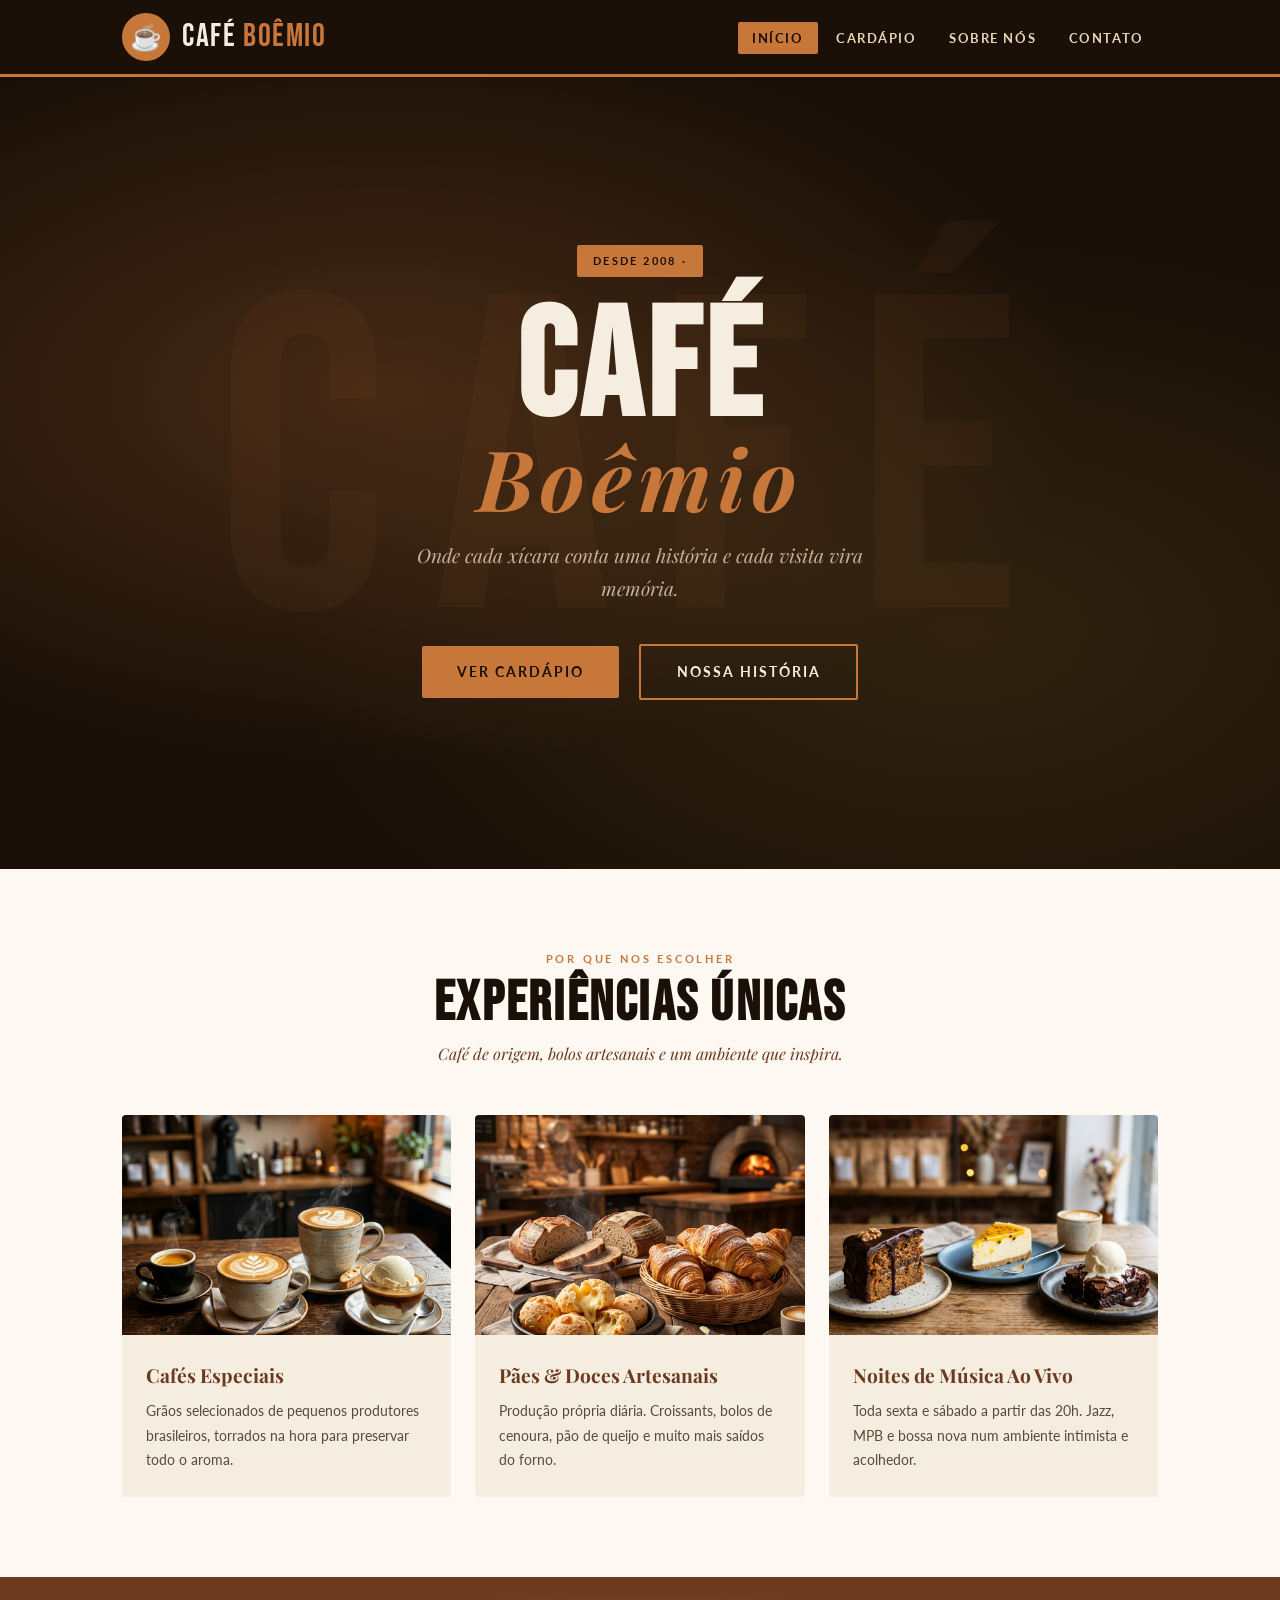
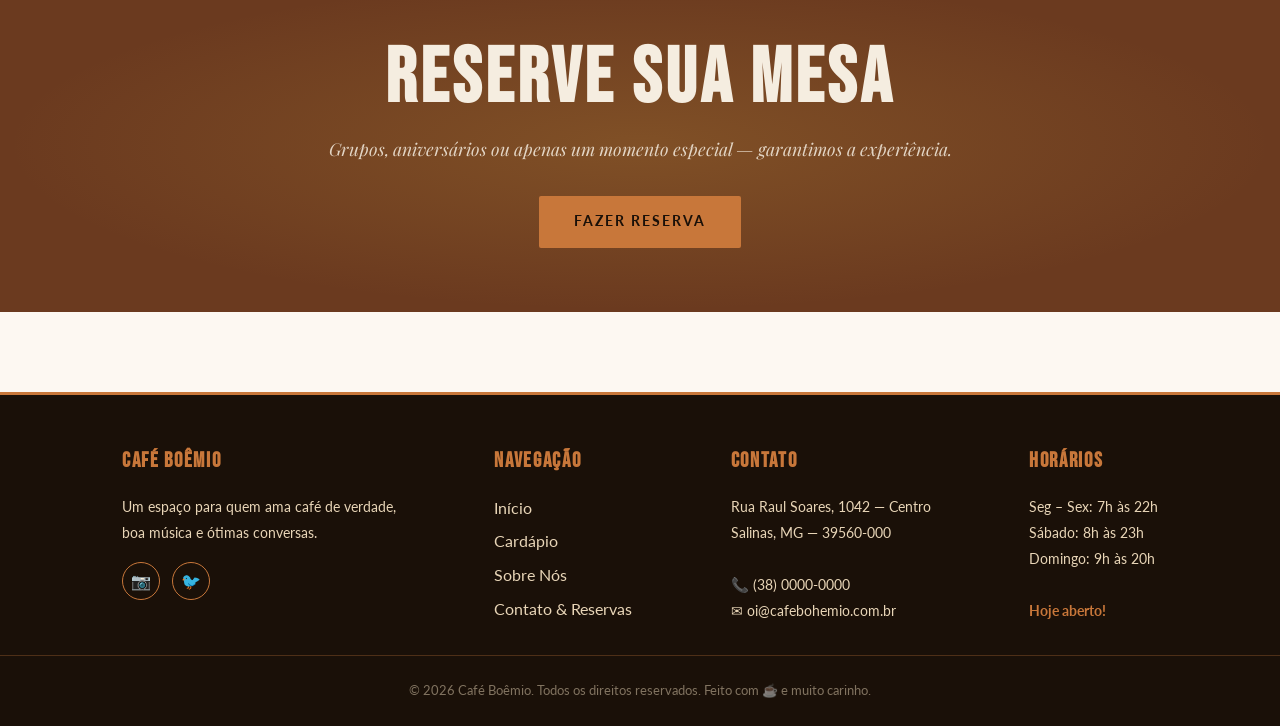
<file: index.html>
<!DOCTYPE html>
<html lang="pt-BR">
<head>
  <meta charset="UTF-8" />
  <meta name="viewport" content="width=device-width, initial-scale=1.0" />
  <title>Café Boêmio — O seu cantinho favorito</title>
  <link rel="stylesheet" href="css/style.css" />
</head>
<body>

  <header>
    <div class="header-inner">
      <div class="logo-area">
        <div class="logo-icon">☕</div>
        <div class="logo-text">CAFÉ <span>BOÊMIO</span></div>
      </div>
      <nav>
        <ul>
          <li><a href="index.html" class="ativo">Início</a></li>
          <li><a href="cardapio.html">Cardápio</a></li>
          <li><a href="sobre.html">Sobre Nós</a></li>
          <li><a href="contato.html">Contato</a></li>
        </ul>
      </nav>
    </div>
  </header>

  <section class="hero-home">
    <div class="hero-content">
      <span class="badge">Desde 2008 ·</span>
      <h1>
        CAFÉ
        <span class="destaque">Boêmio</span>
      </h1>
      <p class="subtitulo">Onde cada xícara conta uma história e cada visita vira memória.</p>
      <a href="cardapio.html" class="btn btn-primario">Ver Cardápio</a>
      <a href="sobre.html" class="btn btn-secundario">Nossa História</a>
    </div>
  </section>

  <section class="secao">
    <div class="container">
      <div class="secao-titulo">
        <span class="eyebrow">Por que nos escolher</span>
        <h2>EXPERIÊNCIAS ÚNICAS</h2>
        <p>Café de origem, bolos artesanais e um ambiente que inspira.</p>
      </div>

      <div class="cards-grid">
        <div class="card">
          <div class="card-img" style="padding:0; overflow:hidden;">
            <img src="images/cafefoto1.jpeg" alt="Cafés Especiais" style="width:100%; height:100%; object-fit:cover;" />
          </div>
          <div class="card-body">
            <h3>Cafés Especiais</h3>
            <p>Grãos selecionados de pequenos produtores brasileiros, torrados na hora para preservar todo o aroma.</p>
          </div>
        </div>

        <div class="card">
          <div class="card-img" style="padding:0; overflow:hidden;">
            <img src="images/cafefoto2.jpeg" alt="Pães e Doces Artesanais" style="width:100%; height:100%; object-fit:cover;" />
          </div>
          <div class="card-body">
            <h3>Pães & Doces Artesanais</h3>
            <p>Produção própria diária. Croissants, bolos de cenoura, pão de queijo e muito mais saídos do forno.</p>
          </div>
        </div>

        <div class="card">
          <div class="card-img" style="padding:0; overflow:hidden;">
            <img src="images/cafefoto3.jpeg" alt="Ambiente do Café" style="width:100%; height:100%; object-fit:cover;" />
          </div>
          <div class="card-body">
            <h3>Noites de Música Ao Vivo</h3>
            <p>Toda sexta e sábado a partir das 20h. Jazz, MPB e bossa nova num ambiente intimista e acolhedor.</p>
          </div>
        </div>
  </section>

  <div class="banner-cta">
    <h2>RESERVE SUA MESA</h2>
    <p>Grupos, aniversários ou apenas um momento especial — garantimos a experiência.</p>
    <a href="contato.html" class="btn btn-primario">Fazer Reserva</a>
  </div>

  <footer>
    <div class="footer-grid">
      <div class="footer-col">
        <h4>CAFÉ BOÊMIO</h4>
        <p>Um espaço para quem ama café de verdade,<br>boa música e ótimas conversas.</p>
        <div class="redes-sociais" style="margin-top:1rem;">
          <a href="#" aria-label="Instagram">📷</a>
          <a href="#" aria-label="Twitter">🐦</a>
        </div>
      </div>
      <div class="footer-col">
        <h4>NAVEGAÇÃO</h4>
        <ul style="display:flex;flex-direction:column;gap:0.4rem;">
          <li><a href="index.html">Início</a></li>
          <li><a href="cardapio.html">Cardápio</a></li>
          <li><a href="sobre.html">Sobre Nós</a></li>
          <li><a href="contato.html">Contato & Reservas</a></li>
        </ul>
      </div>
      <div class="footer-col">
        <h4>CONTATO</h4>
        <address>
          Rua Raul Soares, 1042 — Centro<br>
          Salinas, MG — 39560-000<br><br>
          📞 (38) 0000-0000<br>
          ✉ oi@cafebohemio.com.br
        </address>
      </div>
      <div class="footer-col">
        <h4>HORÁRIOS</h4>
        <p>
          Seg – Sex: 7h às 22h<br>
          Sábado: 8h às 23h<br>
          Domingo: 9h às 20h<br><br>
          <strong style="color:var(--cor-caramelo);">Hoje aberto!</strong>
        </p>
      </div>
    </div>
    <div class="footer-bottom">
      <p>© 2026 Café Boêmio. Todos os direitos reservados. Feito com ☕ e muito carinho.</p>
    </div>
  </footer>

</body>
</html>
</file>
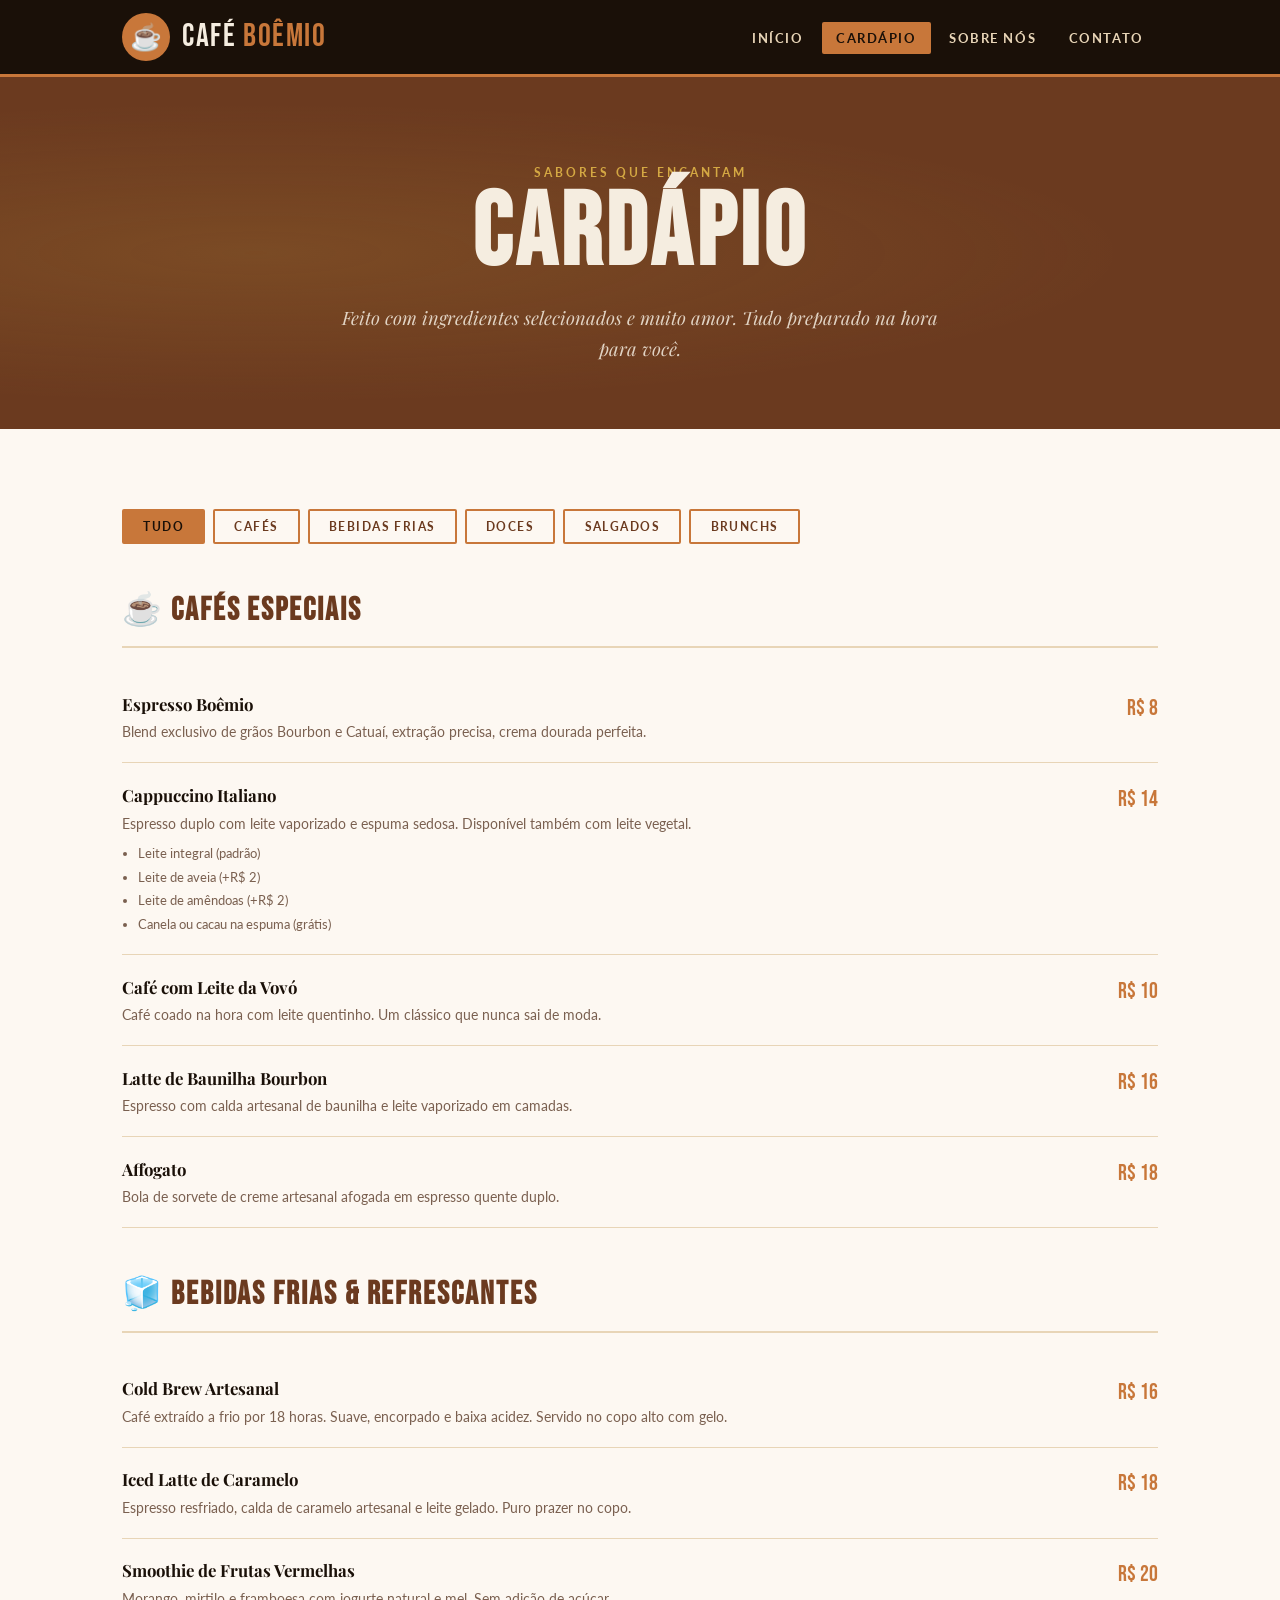
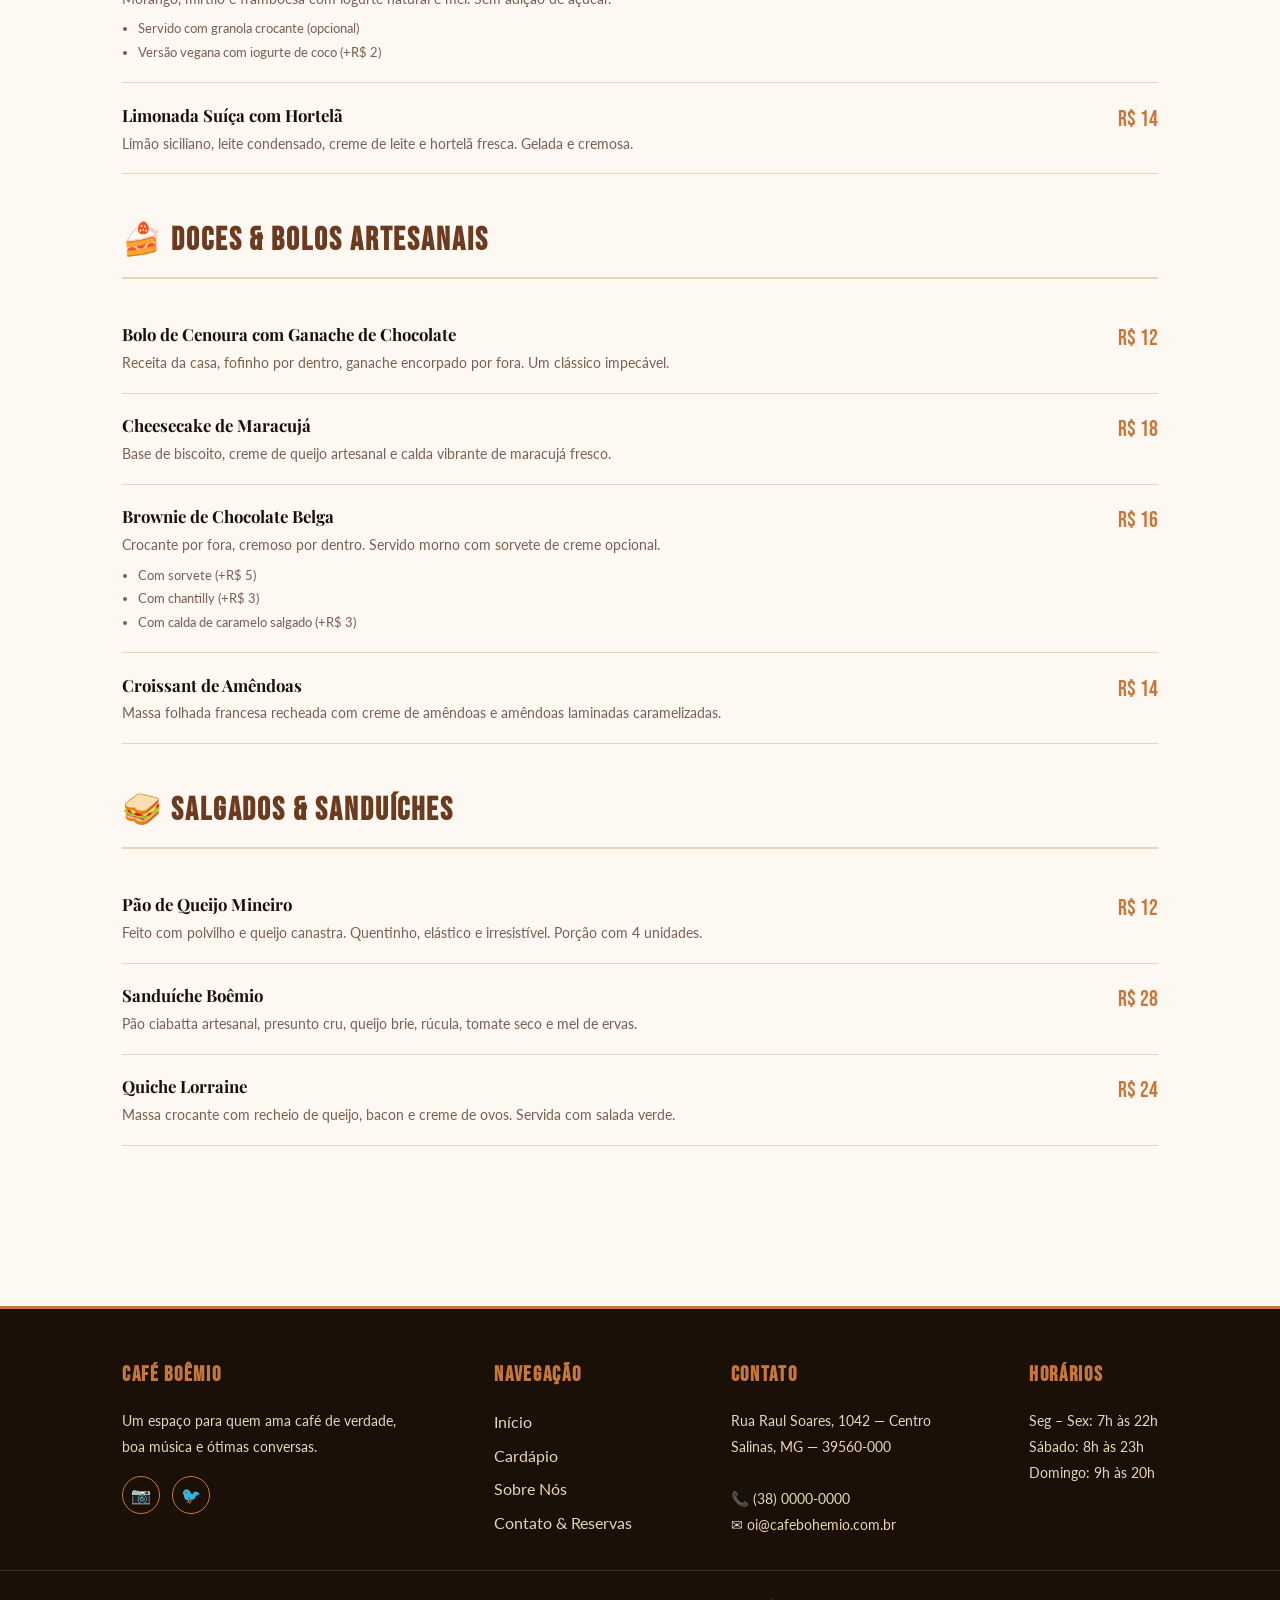
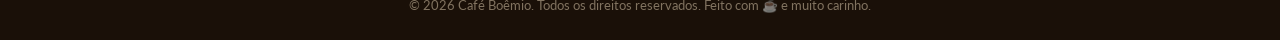
<file: cardapio.html>
<!DOCTYPE html>

<html lang="pt-BR">
<head>
  <meta charset="UTF-8" />
  <meta name="viewport" content="width=device-width, initial-scale=1.0" />
  <title>Cardápio — Café Boêmio</title>
  <link rel="stylesheet" href="css/style.css" />
</head>
<body>

  <header>
    <div class="header-inner">
      <div class="logo-area">
        <div class="logo-icon">☕</div>
        <div class="logo-text">CAFÉ <span>BOÊMIO</span></div>
      </div>
      <nav>
        <ul>
          <li><a href="index.html">Início</a></li>
          <li><a href="cardapio.html" class="ativo">Cardápio</a></li>
          <li><a href="sobre.html">Sobre Nós</a></li>
          <li><a href="contato.html">Contato</a></li>
        </ul>
      </nav>
    </div>
  </header>

  <div class="page-hero">
    <span class="eyebrow">Sabores que encantam</span>
    <h1>CARDÁPIO</h1>
    <p>Feito com ingredientes selecionados e muito amor. Tudo preparado na hora para você.</p>
  </div>

  <!-- CONTEÚDO -->
  <section class="secao">
    <div class="container">

      <!-- Filtros -->
      <div class="filtros">
        <button class="filtro-btn ativo">Tudo</button>
        <button class="filtro-btn">Cafés</button>
        <button class="filtro-btn">Bebidas Frias</button>
        <button class="filtro-btn">Doces</button>
        <button class="filtro-btn">Salgados</button>
        <button class="filtro-btn">Brunchs</button>
      </div>

      <!-- Cafés -->
      <h2 class="categoria-titulo">☕ Cafés Especiais</h2>
      <div class="cardapio-lista">

        <div class="item-cardapio">
          <div class="item-info">
            <h4>Espresso Boêmio</h4>
            <p>Blend exclusivo de grãos Bourbon e Catuaí, extração precisa, crema dourada perfeita.</p>
          </div>
          <span class="item-preco">R$ 8</span>
        </div>

        <div class="item-cardapio">
          <div class="item-info">
            <h4>Cappuccino Italiano</h4>
            <p>Espresso duplo com leite vaporizado e espuma sedosa. Disponível também com leite vegetal.</p>
            <ul class="acompanhamentos">
              <li>Leite integral (padrão)</li>
              <li>Leite de aveia (+R$ 2)</li>
              <li>Leite de amêndoas (+R$ 2)</li>
              <li>Canela ou cacau na espuma (grátis)</li>
            </ul>
          </div>
          <span class="item-preco">R$ 14</span>
        </div>

        <div class="item-cardapio">
          <div class="item-info">
            <h4>Café com Leite da Vovó</h4>
            <p>Café coado na hora com leite quentinho. Um clássico que nunca sai de moda.</p>
          </div>
          <span class="item-preco">R$ 10</span>
        </div>

        <div class="item-cardapio">
          <div class="item-info">
            <h4>Latte de Baunilha Bourbon</h4>
            <p>Espresso com calda artesanal de baunilha e leite vaporizado em camadas.</p>
          </div>
          <span class="item-preco">R$ 16</span>
        </div>

        <div class="item-cardapio">
          <div class="item-info">
            <h4>Affogato</h4>
            <p>Bola de sorvete de creme artesanal afogada em espresso quente duplo.</p>
          </div>
          <span class="item-preco">R$ 18</span>
        </div>

      </div>

      <!-- Categoria: Bebidas Frias -->
      <h2 class="categoria-titulo">🧊 Bebidas Frias & Refrescantes</h2>
      <div class="cardapio-lista">

        <div class="item-cardapio">
          <div class="item-info">
            <h4>Cold Brew Artesanal</h4>
            <p>Café extraído a frio por 18 horas. Suave, encorpado e baixa acidez. Servido no copo alto com gelo.</p>
          </div>
          <span class="item-preco">R$ 16</span>
        </div>

        <div class="item-cardapio">
          <div class="item-info">
            <h4>Iced Latte de Caramelo</h4>
            <p>Espresso resfriado, calda de caramelo artesanal e leite gelado. Puro prazer no copo.</p>
          </div>
          <span class="item-preco">R$ 18</span>
        </div>

        <div class="item-cardapio">
          <div class="item-info">
            <h4>Smoothie de Frutas Vermelhas</h4>
            <p>Morango, mirtilo e framboesa com iogurte natural e mel. Sem adição de açúcar.</p>
            <ul class="acompanhamentos">
              <li>Servido com granola crocante (opcional)</li>
              <li>Versão vegana com iogurte de coco (+R$ 2)</li>
            </ul>
          </div>
          <span class="item-preco">R$ 20</span>
        </div>

        <div class="item-cardapio">
          <div class="item-info">
            <h4>Limonada Suíça com Hortelã</h4>
            <p>Limão siciliano, leite condensado, creme de leite e hortelã fresca. Gelada e cremosa.</p>
          </div>
          <span class="item-preco">R$ 14</span>
        </div>

      </div>

      <!-- Doces -->
      <h2 class="categoria-titulo">🍰 Doces & Bolos Artesanais</h2>
      <div class="cardapio-lista">

        <div class="item-cardapio">
          <div class="item-info">
            <h4>Bolo de Cenoura com Ganache de Chocolate</h4>
            <p>Receita da casa, fofinho por dentro, ganache encorpado por fora. Um clássico impecável.</p>
          </div>
          <span class="item-preco">R$ 12</span>
        </div>

        <div class="item-cardapio">
          <div class="item-info">
            <h4>Cheesecake de Maracujá</h4>
            <p>Base de biscoito, creme de queijo artesanal e calda vibrante de maracujá fresco.</p>
          </div>
          <span class="item-preco">R$ 18</span>
        </div>

        <div class="item-cardapio">
          <div class="item-info">
            <h4>Brownie de Chocolate Belga</h4>
            <p>Crocante por fora, cremoso por dentro. Servido morno com sorvete de creme opcional.</p>
            <ul class="acompanhamentos">
              <li>Com sorvete (+R$ 5)</li>
              <li>Com chantilly (+R$ 3)</li>
              <li>Com calda de caramelo salgado (+R$ 3)</li>
            </ul>
          </div>
          <span class="item-preco">R$ 16</span>
        </div>

        <div class="item-cardapio">
          <div class="item-info">
            <h4>Croissant de Amêndoas</h4>
            <p>Massa folhada francesa recheada com creme de amêndoas e amêndoas laminadas caramelizadas.</p>
          </div>
          <span class="item-preco">R$ 14</span>
        </div>

      </div>

      <!-- Salgados -->
      <h2 class="categoria-titulo">🥪 Salgados & Sanduíches</h2>
      <div class="cardapio-lista">

        <div class="item-cardapio">
          <div class="item-info">
            <h4>Pão de Queijo Mineiro</h4>
            <p>Feito com polvilho e queijo canastra. Quentinho, elástico e irresistível. Porção com 4 unidades.</p>
          </div>
          <span class="item-preco">R$ 12</span>
        </div>

        <div class="item-cardapio">
          <div class="item-info">
            <h4>Sanduíche Boêmio</h4>
            <p>Pão ciabatta artesanal, presunto cru, queijo brie, rúcula, tomate seco e mel de ervas.</p>
          </div>
          <span class="item-preco">R$ 28</span>
        </div>

        <div class="item-cardapio">
          <div class="item-info">
            <h4>Quiche Lorraine</h4>
            <p>Massa crocante com recheio de queijo, bacon e creme de ovos. Servida com salada verde.</p>
          </div>
          <span class="item-preco">R$ 24</span>
        </div>

      </div>

    </div>
  </section>

  <footer>
    <div class="footer-grid">
      <div class="footer-col">
        <h4>CAFÉ BOÊMIO</h4>
        <p>Um espaço para quem ama café de verdade,<br>boa música e ótimas conversas.</p>
        <div class="redes-sociais" style="margin-top:1rem;">
          <a href="#" aria-label="Instagram">📷</a>
          <a href="#" aria-label="Twitter">🐦</a>
        </div>
      </div>
      <div class="footer-col">
        <h4>NAVEGAÇÃO</h4>
        <ul style="display:flex;flex-direction:column;gap:0.4rem;">
          <li><a href="index.html">Início</a></li>
          <li><a href="cardapio.html">Cardápio</a></li>
          <li><a href="sobre.html">Sobre Nós</a></li>
          <li><a href="contato.html">Contato & Reservas</a></li>
        </ul>
      </div>
      <div class="footer-col">
        <h4>CONTATO</h4>
        <address>
          Rua Raul Soares, 1042 — Centro<br>
          Salinas, MG — 39560-000<br><br>
          📞 (38) 0000-0000<br>
          ✉ oi@cafebohemio.com.br
        </address>
      </div>
      <div class="footer-col">
        <h4>HORÁRIOS</h4>
        <p>
          Seg – Sex: 7h às 22h<br>
          Sábado: 8h às 23h<br>
          Domingo: 9h às 20h
        </p>
      </div>
    </div>
    <div class="footer-bottom">
      <p>© 2026 Café Boêmio. Todos os direitos reservados. Feito com ☕ e muito carinho.</p>
    </div>
  </footer>

</body>
</html>
</file>
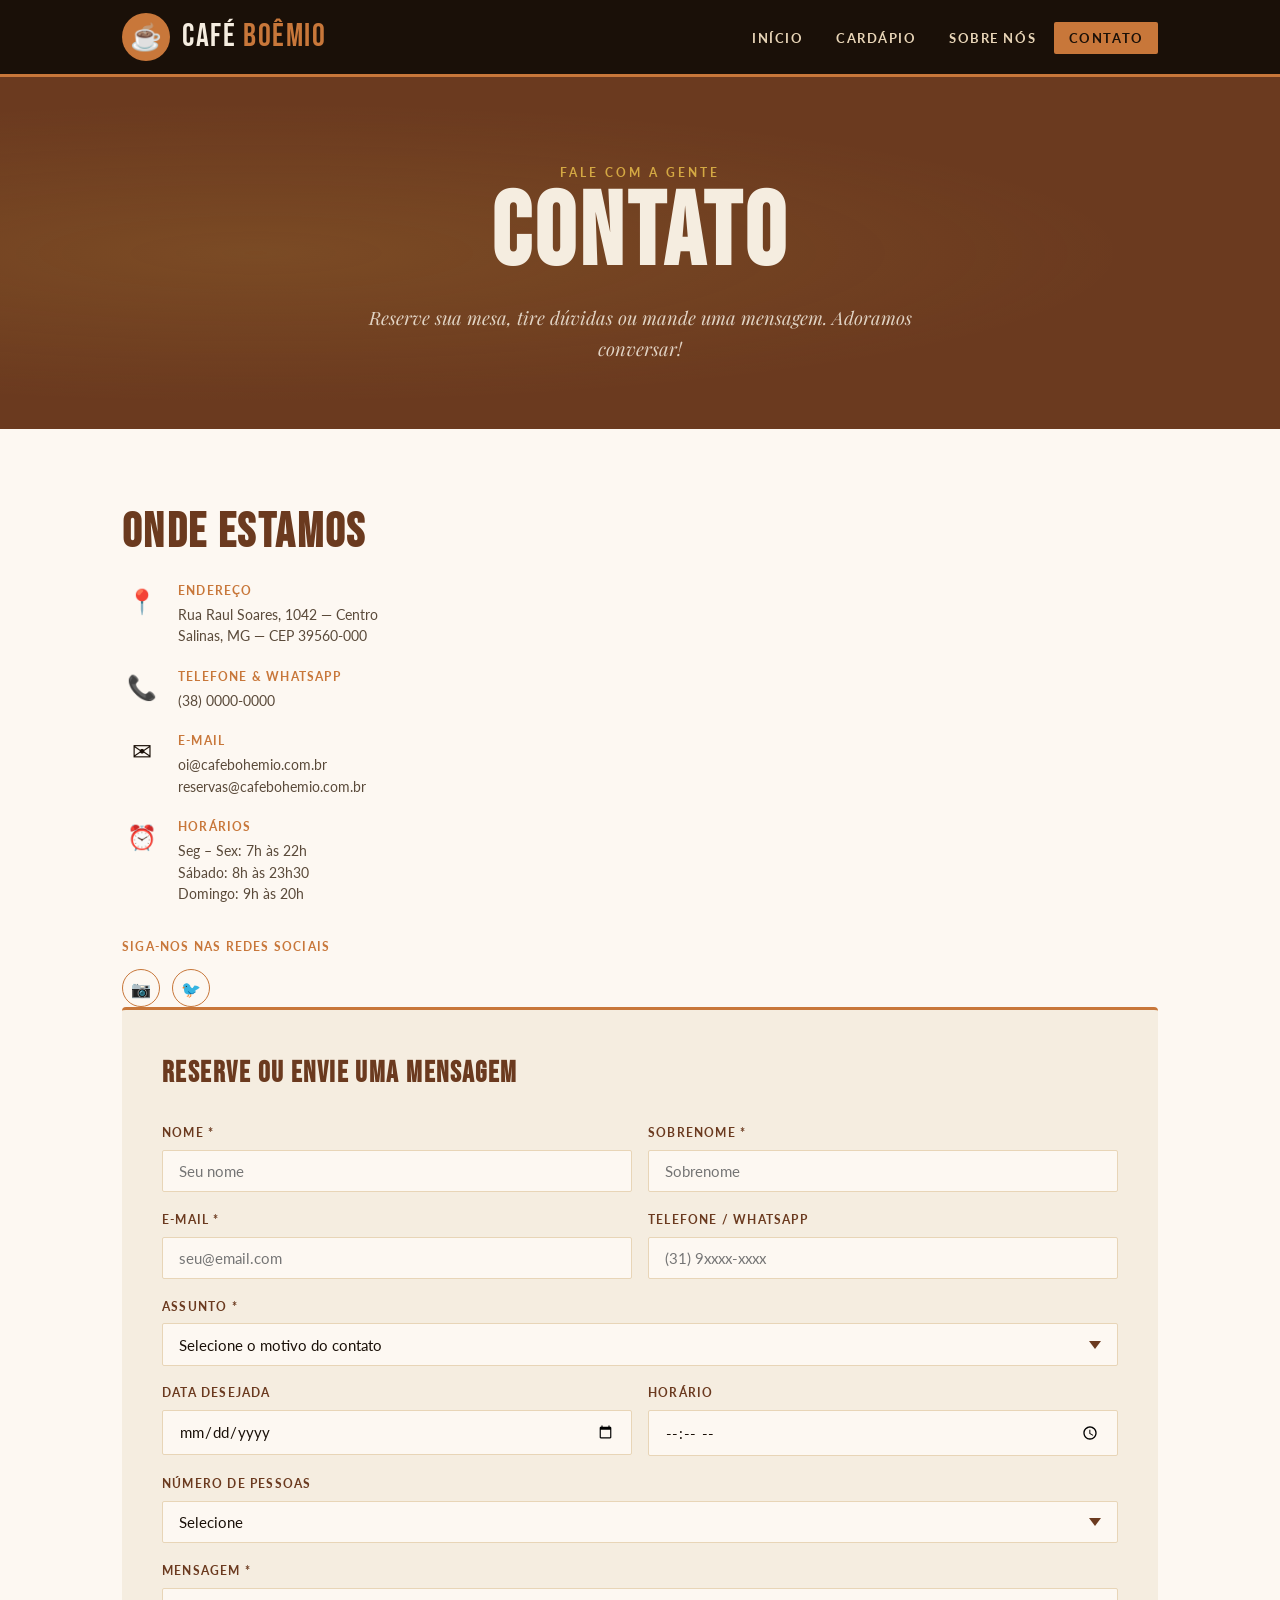
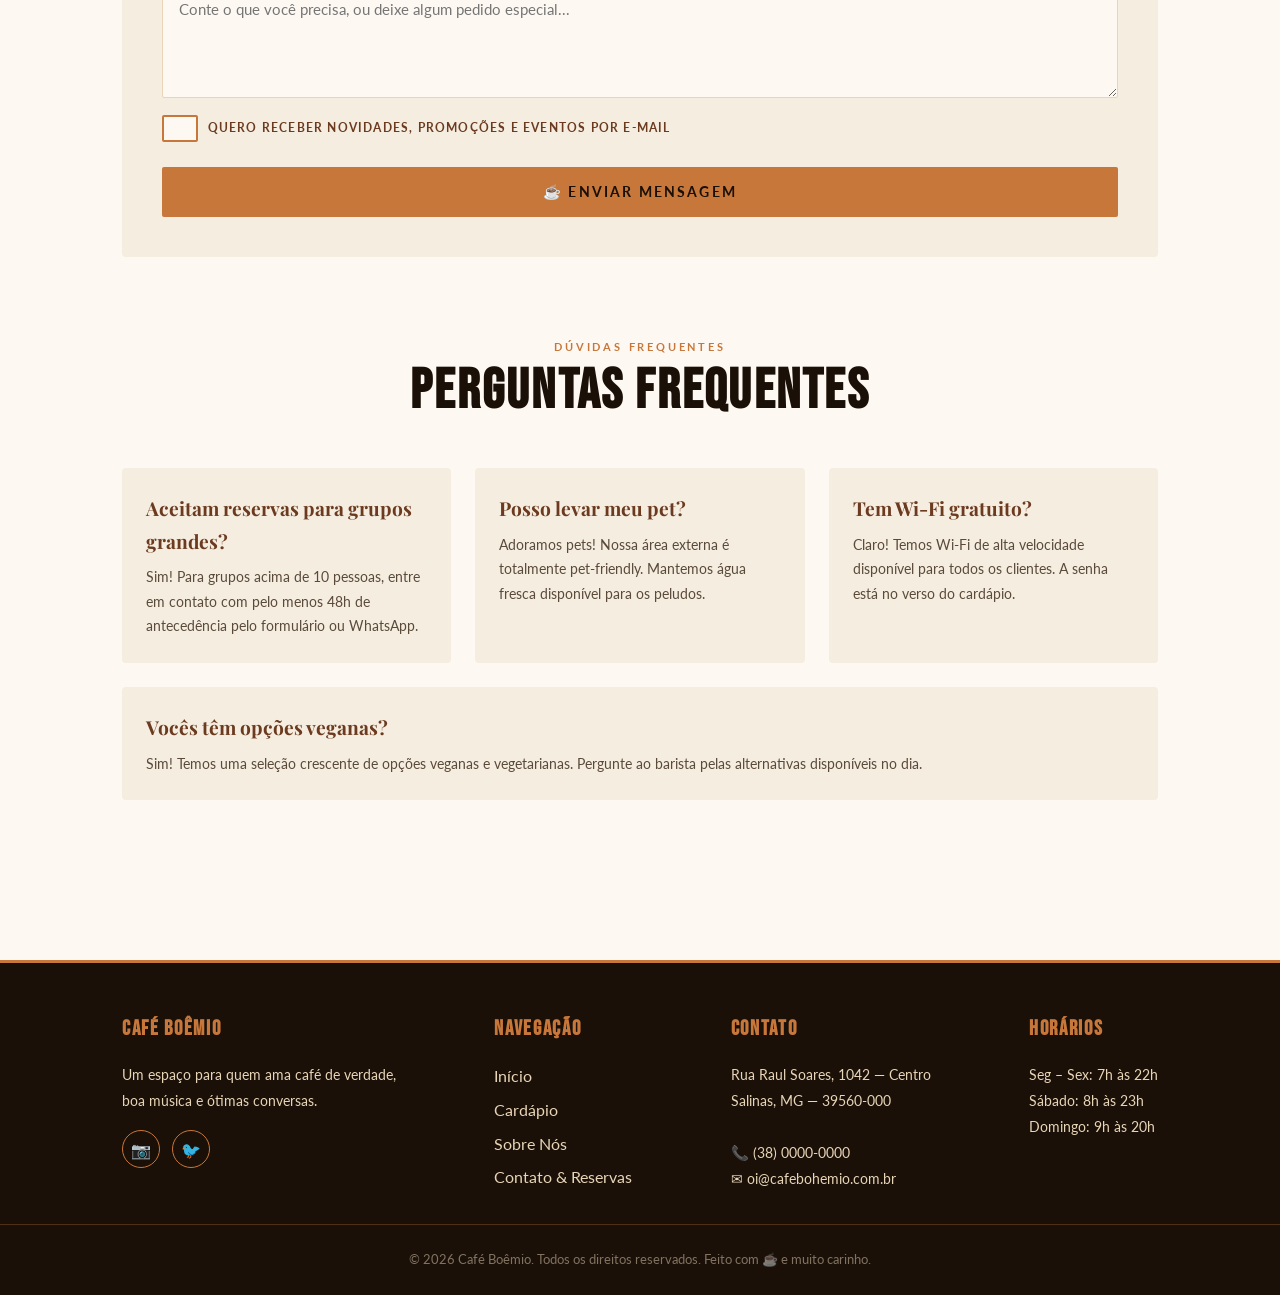
<file: contato.html>
<!DOCTYPE html>
<html lang="pt-BR">
<head>
  <meta charset="UTF-8" />
  <meta name="viewport" content="width=device-width, initial-scale=1.0" />
  <title>Contato & Reservas — Café Boêmio</title>
  <link rel="stylesheet" href="css/style.css" />
</head>
<body>

  <header>
    <div class="header-inner">
      <div class="logo-area">
        <div class="logo-icon">☕</div>
        <div class="logo-text">CAFÉ <span>BOÊMIO</span></div>
      </div>
      <nav>
        <ul>
          <li><a href="index.html">Início</a></li>
          <li><a href="cardapio.html">Cardápio</a></li>
          <li><a href="sobre.html">Sobre Nós</a></li>
          <li><a href="contato.html" class="ativo">Contato</a></li>
        </ul>
      </nav>
    </div>
  </header>

  <div class="page-hero">
    <span class="eyebrow">Fale com a gente</span>
    <h1>CONTATO</h1>
    <p>Reserve sua mesa, tire dúvidas ou mande uma mensagem. Adoramos conversar!</p>
  </div>

  <section class="secao">
    <div class="container">
      <div class="contato-grid">

        <div class="contato-info">
          <h2>ONDE ESTAMOS</h2>

          <div class="info-item">
            <div class="icone">📍</div>
            <div>
              <strong>Endereço</strong>
              <p>Rua Raul Soares, 1042 — Centro<br>Salinas, MG — CEP 39560-000</p>
            </div>
          </div>

          <div class="info-item">
            <div class="icone">📞</div>
            <div>
              <strong>Telefone & WhatsApp</strong>
              <p>(38) 0000-0000<br></p>
            </div>
          </div>

          <div class="info-item">
            <div class="icone">✉</div>
            <div>
              <strong>E-mail</strong>
              <p><a href="mailto:oi@cafebohemio.com.br">oi@cafebohemio.com.br</a><br>
              <a href="mailto:reservas@cafebohemio.com.br">reservas@cafebohemio.com.br</a></p>
            </div>
          </div>

          <div class="info-item">
            <div class="icone">⏰</div>
            <div>
              <strong>Horários</strong>
              <p>
                Seg – Sex: 7h às 22h<br>
                Sábado: 8h às 23h30<br>
                Domingo: 9h às 20h
              </p>
            </div>
          </div>

          <!-- Redes Sociais -->
          <div style="margin-top:2rem;">
            <strong style="font-family:var(--fonte-corpo);font-size:0.75rem;text-transform:uppercase;letter-spacing:0.1em;color:var(--cor-caramelo);display:block;margin-bottom:0.75rem;">
              Siga-nos nas Redes Sociais
            </strong>
            <div class="redes-sociais">
              <a href="#" aria-label="Instagram">📷</a>
              <a href="#" aria-label="Twitter / X">🐦</a>
            </div>
          </div>

        <!-- Formulário de contato reserva -->
        <div class="form-contato">
          <h3>RESERVE OU ENVIE UMA MENSAGEM</h3>

          <form action="#" method="POST" novalidate>

            <!-- Nome e Sobrenome lado a lado -->
            <div class="form-linha">
              <div class="form-grupo">
                <label for="nome">Nome *</label>
                <input type="text" id="nome" name="nome" placeholder="Seu nome" required />
              </div>
              <div class="form-grupo">
                <label for="sobrenome">Sobrenome *</label>
                <input type="text" id="sobrenome" name="sobrenome" placeholder="Sobrenome" required />
              </div>
            </div>

            <!-- E-mail e Telefone lado a lado -->
            <div class="form-linha">
              <div class="form-grupo">
                <label for="email">E-mail *</label>
                <input type="email" id="email" name="email" placeholder="seu@email.com" required />
              </div>
              <div class="form-grupo">
                <label for="telefone">Telefone / WhatsApp</label>
                <input type="tel" id="telefone" name="telefone" placeholder="(31) 9xxxx-xxxx" />
              </div>
            </div>

            <!-- Assunto -->
            <div class="form-grupo">
              <label for="assunto">Assunto *</label>
              <select id="assunto" name="assunto" required>
                <option value="" disabled selected>Selecione o motivo do contato</option>
                <option value="reserva">Reserva de mesa</option>
                <option value="evento">Evento privado / Aniversário</option>
                <option value="elogio">Elogio ou sugestão</option>
                <option value="parceria">Parceria comercial</option>
                <option value="imprensa">Imprensa / Press</option>
                <option value="outro">Outro assunto</option>
              </select>
            </div>

            <!-- Data e número de pessoas -->
            <div class="form-linha">
              <div class="form-grupo">
                <label for="data">Data Desejada</label>
                <input type="date" id="data" name="data" />
              </div>
              <div class="form-grupo">
                <label for="horario">Horário</label>
                <input type="time" id="horario" name="horario" min="07:00" max="22:30" />
              </div>
            </div>

            <!-- Número de pessoas -->
            <div class="form-grupo">
              <label for="pessoas">Número de Pessoas</label>
              <select id="pessoas" name="pessoas">
                <option value="">Selecione</option>
                <option value="1">1 pessoa</option>
                <option value="2">2 pessoas</option>
                <option value="3-4">3 a 4 pessoas</option>
                <option value="5-8">5 a 8 pessoas</option>
                <option value="9+">9 ou mais pessoas</option>
              </select>
            </div>

            <!-- Mensagem -->
            <div class="form-grupo">
              <label for="mensagem">Mensagem *</label>
              <textarea id="mensagem" name="mensagem" placeholder="Conte o que você precisa, ou deixe algum pedido especial..." required></textarea>
            </div>

            <div class="form-grupo">
              <label class="checkbox-label">
                <input type="checkbox" name="newsletter" id="newsletter" />
                Quero receber novidades, promoções e eventos por e-mail
              </label>
            </div>

            <button type="submit" class="btn btn-primario btn-form">
              ☕ Enviar Mensagem
            </button>
          </form>
        </div>

      </div>
    </div>
  </section>

  <section class="secao" style="padding-top:0;">
    <div class="container">
      <div class="secao-titulo">
        <span class="eyebrow">Dúvidas Frequentes</span>
        <h2>PERGUNTAS FREQUENTES</h2>
      </div>

      <div class="cards-grid">
        <div class="card">
          <div class="card-body" style="padding:1.5rem;">
            <h3>Aceitam reservas para grupos grandes?</h3>
            <p>Sim! Para grupos acima de 10 pessoas, entre em contato com pelo menos 48h de antecedência pelo formulário ou WhatsApp.</p>
          </div>
        </div>
        <div class="card">
          <div class="card-body" style="padding:1.5rem;">
            <h3>Posso levar meu pet?</h3>
            <p>Adoramos pets! Nossa área externa é totalmente pet-friendly. Mantemos água fresca disponível para os peludos.</p>
          </div>
        </div>
        <div class="card">
          <div class="card-body" style="padding:1.5rem;">
            <h3>Tem Wi-Fi gratuito?</h3>
            <p>Claro! Temos Wi-Fi de alta velocidade disponível para todos os clientes. A senha está no verso do cardápio.</p>
          </div>
        </div>
        <div class="card">
          <div class="card-body" style="padding:1.5rem;">
            <h3>Vocês têm opções veganas?</h3>
            <p>Sim! Temos uma seleção crescente de opções veganas e vegetarianas. Pergunte ao barista pelas alternativas disponíveis no dia.</p>
          </div>
        </div>
      </div>
    </div>
  </section>

  <footer>
    <div class="footer-grid">
      <div class="footer-col">
        <h4>CAFÉ BOÊMIO</h4>
        <p>Um espaço para quem ama café de verdade,<br>boa música e ótimas conversas.</p>
        <div class="redes-sociais" style="margin-top:1rem;">
          <a href="#" aria-label="Instagram">📷</a>
          <a href="#" aria-label="Twitter">🐦</a>
        </div>
      </div>
      <div class="footer-col">
        <h4>NAVEGAÇÃO</h4>
        <ul style="display:flex;flex-direction:column;gap:0.4rem;">
          <li><a href="index.html">Início</a></li>
          <li><a href="cardapio.html">Cardápio</a></li>
          <li><a href="sobre.html">Sobre Nós</a></li>
          <li><a href="contato.html">Contato & Reservas</a></li>
        </ul>
      </div>
      <div class="footer-col">
        <h4>CONTATO</h4>
        <address>
          Rua Raul Soares, 1042 — Centro<br>
          Salinas, MG — 39560-000<br><br>
          📞 (38) 0000-0000<br>
          ✉ oi@cafebohemio.com.br
        </address>
      </div>
      <div class="footer-col">
        <h4>HORÁRIOS</h4>
        <p>
          Seg – Sex: 7h às 22h<br>
          Sábado: 8h às 23h<br>
          Domingo: 9h às 20h
        </p>
      </div>
    </div>
    <div class="footer-bottom">
      <p>© 2026 Café Boêmio. Todos os direitos reservados. Feito com ☕ e muito carinho.</p>
    </div>
  </footer>

</body>
</html>
</file>
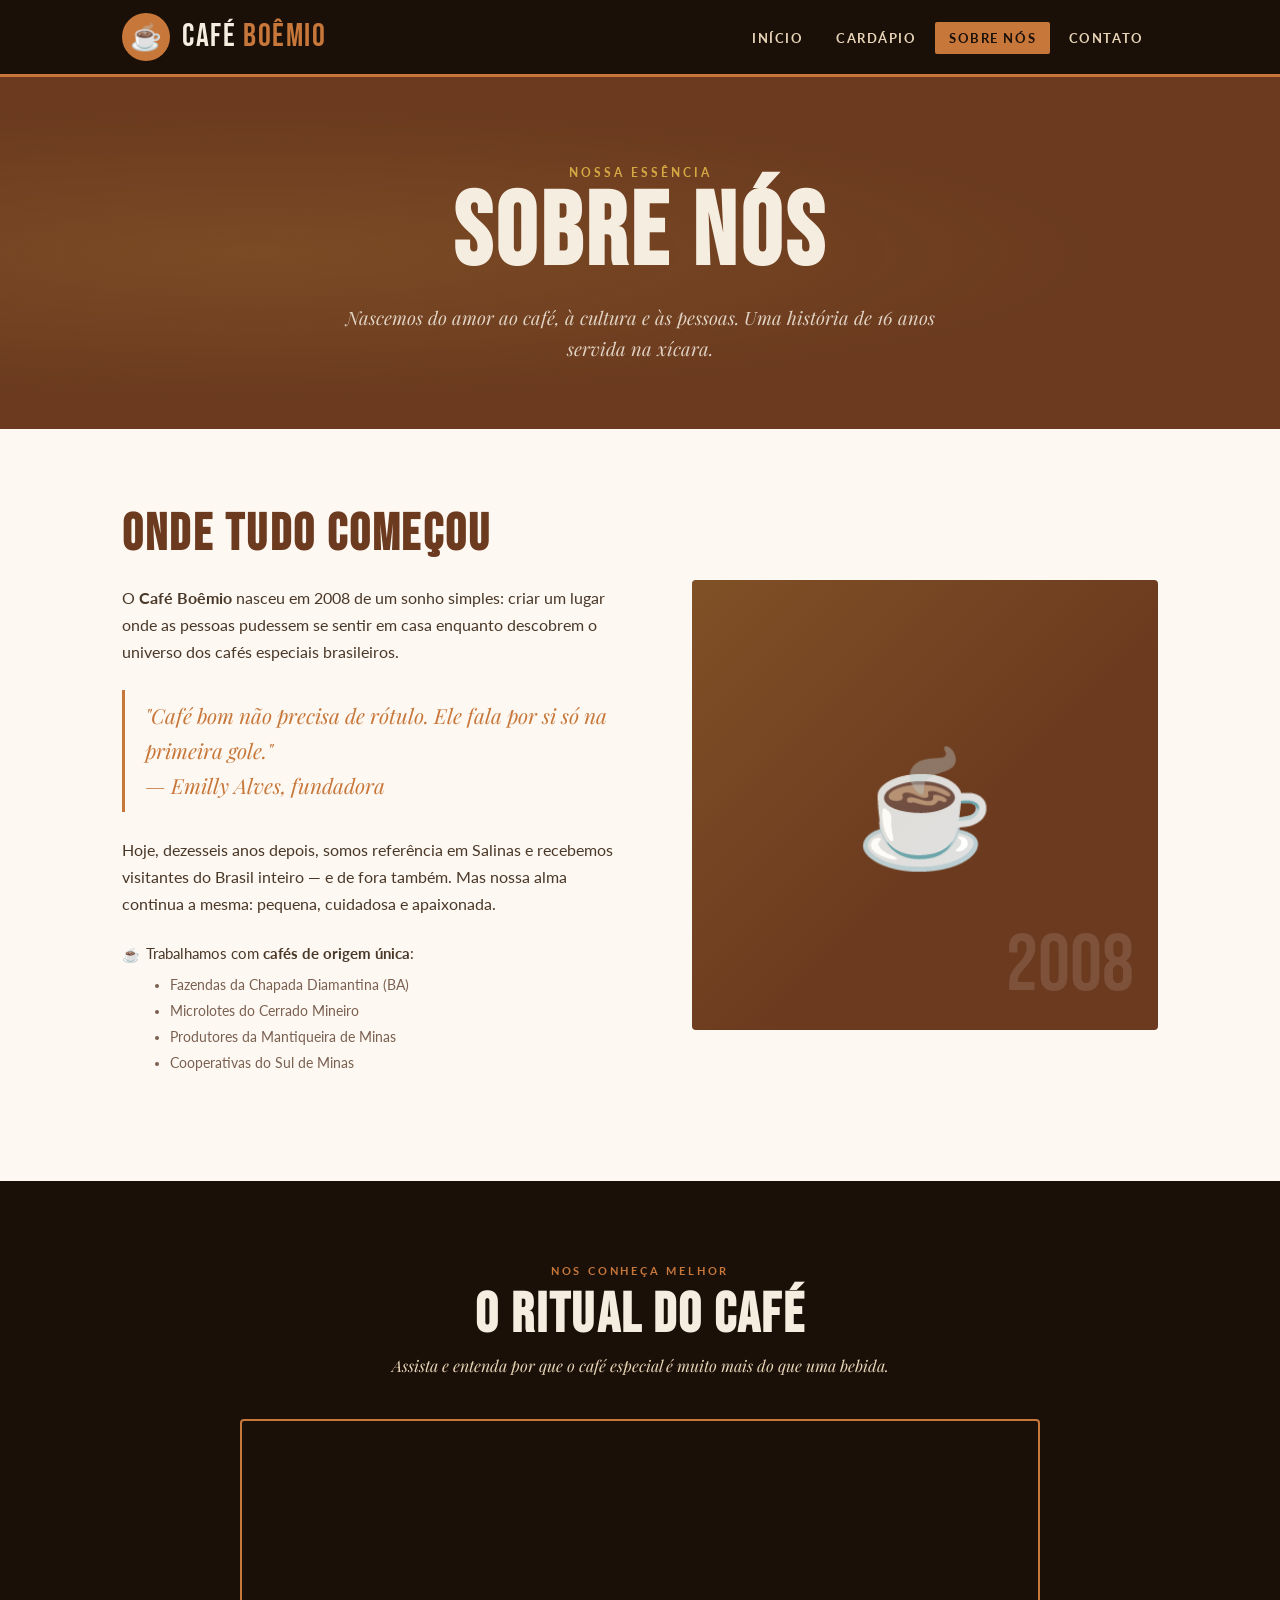
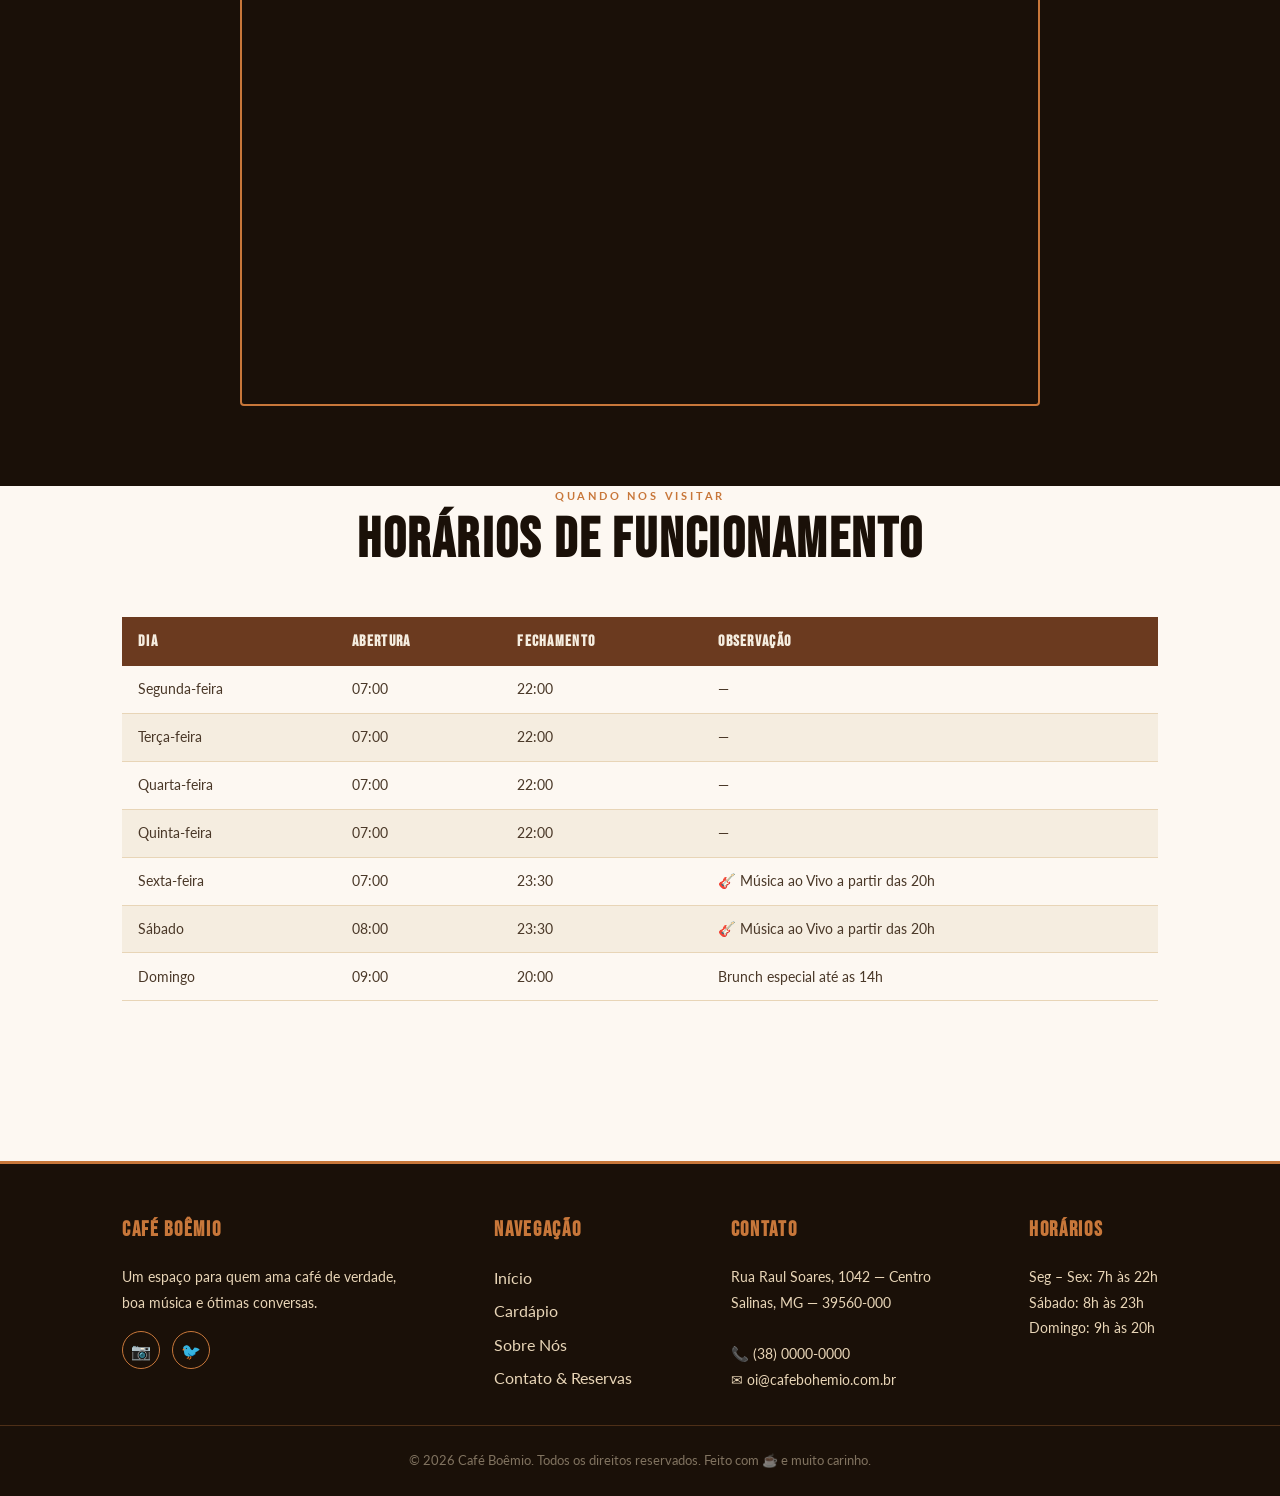
<file: sobre.html>
<!DOCTYPE html>
<html lang="pt-BR">
<head>
  <meta charset="UTF-8" />
  <meta name="viewport" content="width=device-width, initial-scale=1.0" />
  <title>Sobre Nós — Café Boêmio</title>
  <link rel="stylesheet" href="css/style.css" />
</head>
<body>

  <header>
    <div class="header-inner">
      <div class="logo-area">
        <div class="logo-icon">☕</div>
        <div class="logo-text">CAFÉ <span>BOÊMIO</span></div>
      </div>
      <nav>
        <ul>
          <li><a href="index.html">Início</a></li>
          <li><a href="cardapio.html">Cardápio</a></li>
          <li><a href="sobre.html" class="ativo">Sobre Nós</a></li>
          <li><a href="contato.html">Contato</a></li>
        </ul>
      </nav>
    </div>
  </header>
  
  <div class="page-hero">
    <span class="eyebrow">Nossa essência</span>
    <h1>SOBRE NÓS</h1>
    <p>Nascemos do amor ao café, à cultura e às pessoas. Uma história de 16 anos servida na xícara.</p>
  </div>

  <!--  SOBRE HISTÓRIA -->
  <section class="secao">
    <div class="container">
      <div class="sobre-grid">

        <div class="sobre-texto">
          <h2>ONDE TUDO COMEÇOU</h2>
          <p>
            O <strong>Café Boêmio</strong> nasceu em 2008 de um sonho simples: criar um lugar onde as pessoas pudessem se sentir em casa enquanto descobrem o universo dos cafés especiais brasileiros.
          </p>

          <blockquote class="citacao">
            "Café bom não precisa de rótulo. Ele fala por si só na primeira gole."<br>
            <em>— Emilly Alves, fundadora</em>
          </blockquote>

          <p>
            Hoje, dezesseis anos depois, somos referência em Salinas e recebemos visitantes do Brasil inteiro — e de fora também. Mas nossa alma continua a mesma: pequena, cuidadosa e apaixonada.
          </p>

          <!-- Lista com subitens -->
          <ul class="lista-curiosidades">
            <li>
              Trabalhamos com <strong>cafés de origem única</strong>:
              <ul>
                <li>Fazendas da Chapada Diamantina (BA)</li>
                <li>Microlotes do Cerrado Mineiro</li>
                <li>Produtores da Mantiqueira de Minas</li>
                <li>Cooperativas do Sul de Minas</li>
              </ul>
            </li>
          </ul>
        </div>

        <div class="sobre-imagem-wrap">
          <div class="sobre-img-fake" data-year="2008">
            ☕
          </div>
        </div>

      </div>
    </div>
  </section>

  <!-- VÍDEO -->
  <div class="video-secao">
    <div class="container">
      <div class="secao-titulo" style="margin-bottom:2.5rem;">
        <span class="eyebrow">Nos conheça melhor</span>
        <h2>O RITUAL DO CAFÉ</h2>
        <p>Assista e entenda por que o café especial é muito mais do que uma bebida.</p>
      </div>
      <div class="video-container">
        <iframe
          src="https://www.youtube.com/embed/ZcHjcO2pME8?si=RGumFXwz_lMIjM89"
          title="O Ritual do Café Especial"
          frameborder="0"
          allow="accelerometer; autoplay; clipboard-write; encrypted-media; gyroscope; picture-in-picture; web-share"
          referrerpolicy="strict-origin-when-cross-origin"
          allowfullscreen>
        </iframe>
      </div>
    </div>
  </div>

  <section class="secao" style="padding-top:0;">
    <div class="container">
      <div class="secao-titulo">
        <span class="eyebrow">Quando nos visitar</span>
        <h2>HORÁRIOS DE FUNCIONAMENTO</h2>
      </div>
      <table class="horarios-tabela">
        <thead>
          <tr>
            <th>Dia</th>
            <th>Abertura</th>
            <th>Fechamento</th>
            <th>Observação</th>
          </tr>
        </thead>
        <tbody>
          <tr>
            <td>Segunda-feira</td>
            <td>07:00</td>
            <td>22:00</td>
            <td>—</td>
          </tr>
          <tr>
            <td>Terça-feira</td>
            <td>07:00</td>
            <td>22:00</td>
            <td>—</td>
          </tr>
          <tr>
            <td>Quarta-feira</td>
            <td>07:00</td>
            <td>22:00</td>
            <td>—</td>
          </tr>
          <tr>
            <td>Quinta-feira</td>
            <td>07:00</td>
            <td>22:00</td>
            <td>—</td>
          </tr>
          <tr>
            <td>Sexta-feira</td>
            <td>07:00</td>
            <td>23:30</td>
            <td>🎸 Música ao Vivo a partir das 20h</td>
          </tr>
          <tr>
            <td>Sábado</td>
            <td>08:00</td>
            <td>23:30</td>
            <td>🎸 Música ao Vivo a partir das 20h</td>
          </tr>
          <tr>
            <td>Domingo</td>
            <td>09:00</td>
            <td>20:00</td>
            <td>Brunch especial até as 14h</td>
          </tr>
        </tbody>
      </table>
    </div>
  </section>

  <footer>
    <div class="footer-grid">
      <div class="footer-col">
        <h4>CAFÉ BOÊMIO</h4>
        <p>Um espaço para quem ama café de verdade,<br>boa música e ótimas conversas.</p>
        <div class="redes-sociais" style="margin-top:1rem;">
          <a href="#" aria-label="Instagram">📷</a>
          <a href="#" aria-label="Twitter">🐦</a>
        </div>
      </div>
      <div class="footer-col">
        <h4>NAVEGAÇÃO</h4>
        <ul style="display:flex;flex-direction:column;gap:0.4rem;">
          <li><a href="index.html">Início</a></li>
          <li><a href="cardapio.html">Cardápio</a></li>
          <li><a href="sobre.html">Sobre Nós</a></li>
          <li><a href="contato.html">Contato & Reservas</a></li>
        </ul>
      </div>
      <div class="footer-col">
        <h4>CONTATO</h4>
        <address>
          Rua Raul Soares, 1042 — Centro<br>
          Salinas, MG — 39560-000<br><br>
            📞 (38) 0000-0000<br>
          ✉ oi@cafebohemio.com.br
        </address>
      </div>
      <div class="footer-col">
        <h4>HORÁRIOS</h4>
        <p>
          Seg – Sex: 7h às 22h<br>
          Sábado: 8h às 23h<br>
          Domingo: 9h às 20h
        </p>
      </div>
    </div>
    <div class="footer-bottom">
      <p>© 2026 Café Boêmio. Todos os direitos reservados. Feito com ☕ e muito carinho.</p>
    </div>
  </footer>

</body>
</html>
</file>
<file: css/style.css>
@import url('https://fonts.googleapis.com/css2?family=Playfair+Display:ital,wght@0,400;0,700;0,900;1,400;1,700&family=Bebas+Neue&family=Lato:wght@300;400;700&display=swap');

/* ---- CSS ---- */
:root {
  --cor-escura:    #1a1008;
  --cor-cafe:      #6b3a1f;
  --cor-caramelo:  #c8773a;
  --cor-creme:     #f5ede0;
  --cor-areia:     #e8d5b7;
  --cor-branca:    #fdf8f2;
  --cor-acento:    #d4a843;

  --fonte-display: 'Bebas Neue', cursive;
  --fonte-serif:   'Playfair Display', Georgia, serif;
  --fonte-corpo:   'Lato', sans-serif;

  --max-width: 1100px;
  --gap: 2rem;
}

/* ---- Reset & Base ---- */
*, *::before, *::after {
  box-sizing: border-box;
  margin: 0;
  padding: 0;
}

html {
  scroll-behavior: smooth;
}

body {
  font-family: var(--fonte-corpo);
  background-color: var(--cor-branca);
  color: var(--cor-escura);
  font-size: 16px;
  line-height: 1.7;
}

img {
  max-width: 100%;
  display: block;
}

a {
  color: inherit;
  text-decoration: none;
}

ul {
  list-style: none;
}

.container {
  max-width: var(--max-width);
  margin: 0 auto;
  padding: 0 2rem;
}

header {
  background-color: var(--cor-escura);
  position: sticky;
  top: 0;
  z-index: 100;
  border-bottom: 3px solid var(--cor-caramelo);
}

.header-inner {
  display: flex;
  align-items: center;
  justify-content: space-between;
  max-width: var(--max-width);
  margin: 0 auto;
  padding: 0.8rem 2rem;
  gap: 1rem;
}

.logo-area {
  display: flex;
  align-items: center;
  gap: 0.75rem;
}

.logo-icon {
  width: 48px;
  height: 48px;
  background: var(--cor-caramelo);
  border-radius: 50%;
  display: flex;
  align-items: center;
  justify-content: center;
  font-size: 1.6rem;
  flex-shrink: 0;
}

.logo-text {
  font-family: var(--fonte-display);
  font-size: 2rem;
  color: var(--cor-creme);
  letter-spacing: 0.05em;
  line-height: 1;
}

.logo-text span {
  color: var(--cor-caramelo);
}

nav ul {
  display: flex;
  gap: 0.25rem;
}

nav ul li a {
  font-family: var(--fonte-corpo);
  font-weight: 700;
  font-size: 0.8rem;
  text-transform: uppercase;
  letter-spacing: 0.12em;
  color: var(--cor-areia);
  padding: 0.5rem 0.9rem;
  border-radius: 2px;
  transition: background 0.2s, color 0.2s;
}

nav ul li a:hover,
nav ul li a.ativo {
  background-color: var(--cor-caramelo);
  color: var(--cor-escura);
}

footer {
  background-color: var(--cor-escura);
  color: var(--cor-areia);
  padding: 3rem 0 1.5rem;
  margin-top: 5rem;
  border-top: 3px solid var(--cor-caramelo);
}

.footer-grid {
  display: flex;
  gap: 3rem;
  justify-content: space-between;
  flex-wrap: wrap;
  max-width: var(--max-width);
  margin: 0 auto;
  padding: 0 2rem 2rem;
}

.footer-col h4 {
  font-family: var(--fonte-display);
  font-size: 1.3rem;
  color: var(--cor-caramelo);
  margin-bottom: 1rem;
  letter-spacing: 0.08em;
}

.footer-col p,
.footer-col address {
  font-style: normal;
  font-size: 0.9rem;
  line-height: 1.8;
  color: var(--cor-areia);
}

.footer-col a {
  color: var(--cor-areia);
  transition: color 0.2s;
}

.footer-col a:hover {
  color: var(--cor-acento);
}

.redes-sociais {
  display: flex;
  gap: 0.75rem;
  margin-top: 0.75rem;
}

.redes-sociais a {
  display: flex;
  align-items: center;
  justify-content: center;
  width: 38px;
  height: 38px;
  border: 1.5px solid var(--cor-caramelo);
  border-radius: 50%;
  font-size: 1rem;
  transition: background 0.2s, color 0.2s;
}

.redes-sociais a:hover {
  background: var(--cor-caramelo);
  color: var(--cor-escura);
}

.footer-bottom {
  text-align: center;
  padding-top: 1.5rem;
  border-top: 1px solid rgba(200,119,58,0.3);
  font-size: 0.8rem;
  color: rgba(232,213,183,0.5);
}

.page-hero {
  background-color: var(--cor-cafe);
  background-image:
    radial-gradient(ellipse at 20% 50%, rgba(212,168,67,0.15) 0%, transparent 60%),
    radial-gradient(ellipse at 80% 20%, rgba(107,58,31,0.5) 0%, transparent 60%);
  color: var(--cor-creme);
  padding: 5rem 2rem 4rem;
  text-align: center;
}

.page-hero .eyebrow {
  font-family: var(--fonte-corpo);
  font-weight: 700;
  font-size: 0.75rem;
  text-transform: uppercase;
  letter-spacing: 0.25em;
  color: var(--cor-acento);
  margin-bottom: 0.75rem;
}

.page-hero h1 {
  font-family: var(--fonte-display);
  font-size: clamp(3rem, 8vw, 6.5rem);
  letter-spacing: 0.04em;
  line-height: 1;
  margin-bottom: 1rem;
}

.page-hero p {
  font-family: var(--fonte-serif);
  font-style: italic;
  font-size: 1.15rem;
  max-width: 600px;
  margin: 0 auto;
  opacity: 0.85;
}

.hero-home {
  min-height: 88vh;
  display: flex;
  align-items: center;
  justify-content: center;
  text-align: center;
  background-color: var(--cor-escura);
  background-image:
    radial-gradient(ellipse at 30% 40%, rgba(200,119,58,0.25) 0%, transparent 55%),
    radial-gradient(ellipse at 75% 70%, rgba(212,168,67,0.12) 0%, transparent 50%);
  padding: 4rem 2rem;
  position: relative;
  overflow: hidden;
}

.hero-home::before {
  content: 'CAFÉ';
  position: absolute;
  font-family: var(--fonte-display);
  font-size: clamp(12rem, 35vw, 28rem);
  color: rgba(200,119,58,0.05);
  top: 50%;
  left: 50%;
  transform: translate(-50%, -50%);
  pointer-events: none;
  letter-spacing: 0.1em;
  white-space: nowrap;
}

.hero-content {
  position: relative;
  z-index: 1;
}

.hero-content .badge {
  display: inline-block;
  background: var(--cor-caramelo);
  color: var(--cor-escura);
  font-family: var(--fonte-corpo);
  font-weight: 700;
  font-size: 0.7rem;
  text-transform: uppercase;
  letter-spacing: 0.2em;
  padding: 0.4rem 1rem;
  border-radius: 2px;
  margin-bottom: 1.5rem;
}

.hero-content h1 {
  font-family: var(--fonte-display);
  font-size: clamp(4rem, 12vw, 10rem);
  color: var(--cor-creme);
  line-height: 0.9;
  letter-spacing: 0.03em;
  margin-bottom: 0.5rem;
}

.hero-content h1 .destaque {
  color: var(--cor-caramelo);
  font-family: var(--fonte-serif);
  font-style: italic;
  font-size: 0.55em;
  display: block;
  letter-spacing: 0.08em;
}

.hero-content .subtitulo {
  font-family: var(--fonte-serif);
  font-style: italic;
  font-size: 1.2rem;
  color: var(--cor-areia);
  margin: 1.5rem auto 2.5rem;
  max-width: 500px;
  opacity: 0.8;
}

.btn {
  display: inline-block;
  font-family: var(--fonte-corpo);
  font-weight: 700;
  font-size: 0.85rem;
  text-transform: uppercase;
  letter-spacing: 0.15em;
  padding: 0.9rem 2.2rem;
  border-radius: 2px;
  transition: background 0.25s, color 0.25s, transform 0.2s;
  cursor: pointer;
  border: none;
}

.btn-primario {
  background: var(--cor-caramelo);
  color: var(--cor-escura);
}

.btn-primario:hover {
  background: var(--cor-acento);
  transform: translateY(-2px);
}

.btn-secundario {
  background: transparent;
  color: var(--cor-creme);
  border: 2px solid var(--cor-caramelo);
  margin-left: 1rem;
}

.btn-secundario:hover {
  background: var(--cor-caramelo);
  color: var(--cor-escura);
  transform: translateY(-2px);
}

/* Seção Destaques Home */
.secao {
  padding: 5rem 0;
}

.secao-titulo {
  text-align: center;
  margin-bottom: 3rem;
}

.secao-titulo .eyebrow {
  font-family: var(--fonte-corpo);
  font-weight: 700;
  font-size: 0.7rem;
  text-transform: uppercase;
  letter-spacing: 0.25em;
  color: var(--cor-caramelo);
  display: block;
  margin-bottom: 0.5rem;
}

.secao-titulo h2 {
  font-family: var(--fonte-display);
  font-size: clamp(2rem, 5vw, 3.5rem);
  letter-spacing: 0.04em;
  color: var(--cor-escura);
  line-height: 1;
}

.secao-titulo p {
  font-family: var(--fonte-serif);
  font-style: italic;
  color: var(--cor-cafe);
  margin-top: 0.5rem;
}

/* Cards de destaque */
.cards-grid {
  display: flex;
  gap: 1.5rem;
  flex-wrap: wrap;
}

.card {
  flex: 1 1 260px;
  background: var(--cor-creme);
  border-radius: 4px;
  overflow: hidden;
  transition: transform 0.25s, box-shadow 0.25s;
}

.card:hover {
  transform: translateY(-6px);
  box-shadow: 0 16px 40px rgba(107,58,31,0.15);
}

.card-img {
  height: 220px;
  background-color: var(--cor-cafe);
  background-size: cover;
  background-position: center;
  display: flex;
  align-items: center;
  justify-content: center;
  font-size: 4rem;
}

.card-body {
  padding: 1.5rem;
}

.card-body h3 {
  font-family: var(--fonte-serif);
  font-size: 1.2rem;
  color: var(--cor-cafe);
  margin-bottom: 0.5rem;
}

.card-body p {
  font-size: 0.9rem;
  color: #5a4a3a;
}

/* Banner CTA */
.banner-cta {
  background-color: var(--cor-cafe);
  color: var(--cor-creme);
  padding: 4rem 2rem;
  text-align: center;
  background-image: radial-gradient(ellipse at center, rgba(212,168,67,0.2) 0%, transparent 70%);
}

.banner-cta h2 {
  font-family: var(--fonte-display);
  font-size: clamp(2.5rem, 6vw, 5rem);
  letter-spacing: 0.05em;
  line-height: 1;
  margin-bottom: 1rem;
}

.banner-cta p {
  font-family: var(--fonte-serif);
  font-style: italic;
  font-size: 1.1rem;
  opacity: 0.85;
  margin-bottom: 2rem;
}

.filtros {
  display: flex;
  gap: 0.5rem;
  flex-wrap: wrap;
  margin-bottom: 2.5rem;
}

.filtro-btn {
  font-family: var(--fonte-corpo);
  font-weight: 700;
  font-size: 0.75rem;
  text-transform: uppercase;
  letter-spacing: 0.12em;
  padding: 0.5rem 1.2rem;
  border: 2px solid var(--cor-caramelo);
  border-radius: 2px;
  background: transparent;
  color: var(--cor-cafe);
  cursor: pointer;
  transition: background 0.2s, color 0.2s;
}

.filtro-btn:hover,
.filtro-btn.ativo {
  background: var(--cor-caramelo);
  color: var(--cor-escura);
}

.categoria-titulo {
  font-family: var(--fonte-display);
  font-size: 2rem;
  letter-spacing: 0.06em;
  color: var(--cor-cafe);
  border-bottom: 2px solid var(--cor-areia);
  padding-bottom: 0.5rem;
  margin: 2.5rem 0 1.5rem;
}

.cardapio-lista {
  display: flex;
  flex-direction: column;
  gap: 0;
}

.item-cardapio {
  display: flex;
  align-items: flex-start;
  justify-content: space-between;
  padding: 1.1rem 0;
  border-bottom: 1px solid var(--cor-areia);
  gap: 1rem;
  transition: background 0.15s;
}

.item-cardapio:hover {
  background: rgba(200,119,58,0.05);
  padding-left: 0.5rem;
}

.item-info h4 {
  font-family: var(--fonte-serif);
  font-size: 1.05rem;
  color: var(--cor-escura);
  margin-bottom: 0.2rem;
}

.item-info p {
  font-size: 0.85rem;
  color: #7a6050;
}

.item-preco {
  font-family: var(--fonte-display);
  font-size: 1.4rem;
  color: var(--cor-caramelo);
  white-space: nowrap;
  flex-shrink: 0;
}

/* Sub-lista de acompanhamentos */
.acompanhamentos {
  margin-top: 0.4rem;
  padding-left: 1rem;
  list-style: disc;
  color: #7a6050;
  font-size: 0.82rem;
  line-height: 1.8;
}

.sobre-grid {
  display: flex;
  gap: 4rem;
  align-items: center;
  flex-wrap: wrap;
}

.sobre-texto {
  flex: 1 1 340px;
}

.sobre-texto h2 {
  font-family: var(--fonte-display);
  font-size: clamp(2rem, 4vw, 3.2rem);
  letter-spacing: 0.05em;
  color: var(--cor-cafe);
  line-height: 1;
  margin-bottom: 1.5rem;
}

.sobre-texto p {
  font-size: 1rem;
  color: #4a3828;
  margin-bottom: 1rem;
}

.sobre-texto .citacao {
  font-family: var(--fonte-serif);
  font-style: italic;
  font-size: 1.3rem;
  color: var(--cor-caramelo);
  border-left: 3px solid var(--cor-caramelo);
  padding: 0.5rem 0 0.5rem 1.25rem;
  margin: 1.5rem 0;
}

.sobre-imagem-wrap {
  flex: 1 1 300px;
  position: relative;
}

.sobre-img-fake {
  width: 100%;
  height: 450px;
  background: var(--cor-cafe);
  border-radius: 4px;
  display: flex;
  align-items: center;
  justify-content: center;
  font-size: 7rem;
  overflow: hidden;
  position: relative;
}

.sobre-img-fake::after {
  content: '';
  position: absolute;
  inset: 0;
  background: linear-gradient(135deg, rgba(212,168,67,0.2) 0%, transparent 60%);
}

.sobre-img-fake::before {
  content: attr(data-year);
  position: absolute;
  bottom: 1.5rem;
  right: 1.5rem;
  font-family: var(--fonte-display);
  font-size: 5rem;
  color: rgba(255,255,255,0.12);
  line-height: 1;
}

.valores-grid {
  display: flex;
  gap: 1.5rem;
  flex-wrap: wrap;
  margin-top: 4rem;
}

.valor-card {
  flex: 1 1 200px;
  background: var(--cor-creme);
  padding: 2rem 1.5rem;
  border-radius: 4px;
  border-top: 3px solid var(--cor-caramelo);
  text-align: center;
  transition: transform 0.2s;
}

.valor-card:hover {
  transform: translateY(-4px);
}

.valor-card .icone {
  font-size: 2.5rem;
  margin-bottom: 0.75rem;
}

.valor-card h3 {
  font-family: var(--fonte-serif);
  font-size: 1.1rem;
  color: var(--cor-cafe);
  margin-bottom: 0.5rem;
}

.valor-card p {
  font-size: 0.85rem;
  color: #6a5040;
}

/* Video section */
.video-secao {
  background: var(--cor-escura);
  padding: 5rem 0;
  text-align: center;
}

.video-secao .secao-titulo h2 {
  color: var(--cor-creme);
}

.video-secao .secao-titulo .eyebrow {
  color: var(--cor-caramelo);
}

.video-secao .secao-titulo p {
  color: var(--cor-areia);
}

.video-container {
  position: relative;
  padding-bottom: 56.25%;
  height: 0;
  overflow: hidden;
  max-width: 800px;
  margin: 0 auto;
  border-radius: 4px;
  border: 2px solid var(--cor-caramelo);
}

.video-container iframe {
  position: absolute;
  top: 0;
  left: 0;
  width: 100%;
  height: 100%;
  border: none;
}

.contato-grid {
  display: flex;
  gap: 4rem;
  flex-wrap: wrap;
}

.contato-info {
  flex: 1 1 280px;
}

.contato-info h2 {
  font-family: var(--fonte-display);
  font-size: clamp(2rem, 4vw, 3rem);
  letter-spacing: 0.05em;
  color: var(--cor-cafe);
  margin-bottom: 1.5rem;
  line-height: 1;
}

.info-item {
  display: flex;
  gap: 1rem;
  align-items: flex-start;
  margin-bottom: 1.25rem;
}

.info-item .icone {
  font-size: 1.5rem;
  flex-shrink: 0;
  width: 2.5rem;
  text-align: center;
}

.info-item strong {
  display: block;
  font-family: var(--fonte-corpo);
  font-weight: 700;
  font-size: 0.75rem;
  text-transform: uppercase;
  letter-spacing: 0.1em;
  color: var(--cor-caramelo);
  margin-bottom: 0.15rem;
}

.info-item p {
  font-size: 0.9rem;
  color: #5a4a3a;
  line-height: 1.5;
}

.mapa-fake {
  margin-top: 1.5rem;
  height: 180px;
  background: var(--cor-creme);
  border-radius: 4px;
  display: flex;
  align-items: center;
  justify-content: center;
  font-size: 3rem;
  border: 1px solid var(--cor-areia);
  color: var(--cor-caramelo);
  font-family: var(--fonte-corpo);
  gap: 0.5rem;
  font-size: 1rem;
  font-weight: 700;
  letter-spacing: 0.05em;
}

/* Formulário */
.form-contato {
  flex: 1 1 380px;
  background: var(--cor-creme);
  padding: 2.5rem;
  border-radius: 4px;
  border-top: 3px solid var(--cor-caramelo);
}

.form-contato h3 {
  font-family: var(--fonte-display);
  font-size: 1.8rem;
  letter-spacing: 0.05em;
  color: var(--cor-cafe);
  margin-bottom: 1.5rem;
}

.form-linha {
  display: flex;
  gap: 1rem;
  flex-wrap: wrap;
}

.form-grupo {
  display: flex;
  flex-direction: column;
  gap: 0.4rem;
  margin-bottom: 1.1rem;
  flex: 1 1 200px;
}

.form-grupo label {
  font-family: var(--fonte-corpo);
  font-weight: 700;
  font-size: 0.75rem;
  text-transform: uppercase;
  letter-spacing: 0.1em;
  color: var(--cor-cafe);
}

.form-grupo input,
.form-grupo select,
.form-grupo textarea {
  font-family: var(--fonte-corpo);
  font-size: 0.95rem;
  color: var(--cor-escura);
  background: var(--cor-branca);
  border: 1.5px solid var(--cor-areia);
  border-radius: 2px;
  padding: 0.7rem 1rem;
  transition: border-color 0.2s, box-shadow 0.2s;
  appearance: none;
  -webkit-appearance: none;
}

.form-grupo input:focus,
.form-grupo select:focus,
.form-grupo textarea:focus {
  outline: none;
  border-color: var(--cor-caramelo);
  box-shadow: 0 0 0 3px rgba(200,119,58,0.15);
}

.form-grupo textarea {
  resize: vertical;
  min-height: 110px;
}

.form-grupo select {
  background-image: url("data:image/svg+xml,%3Csvg xmlns='http://www.w3.org/2000/svg' width='12' height='8' viewBox='0 0 12 8'%3E%3Cpath fill='%236b3a1f' d='M6 8L0 0h12z'/%3E%3C/svg%3E");
  background-repeat: no-repeat;
  background-position: right 1rem center;
  padding-right: 2.5rem;
  cursor: pointer;
}

.form-grupo input[type="checkbox"] {
  width: 18px;
  height: 18px;
  border: 2px solid var(--cor-caramelo);
  flex-shrink: 0;
  cursor: pointer;
  accent-color: var(--cor-caramelo);
}

.checkbox-label {
  display: flex;
  align-items: center;
  gap: 0.6rem;
  font-size: 0.9rem;
  color: #5a4a3a;
  cursor: pointer;
  font-family: var(--fonte-corpo);
  font-weight: 400;
  text-transform: none;
  letter-spacing: 0;
}

.radio-group {
  display: flex;
  gap: 1rem;
  flex-wrap: wrap;
}

.radio-label {
  display: flex;
  align-items: center;
  gap: 0.4rem;
  font-size: 0.9rem;
  color: #5a4a3a;
  cursor: pointer;
  font-family: var(--fonte-corpo);
  font-weight: 400;
  text-transform: none;
  letter-spacing: 0;
}

.radio-label input[type="radio"] {
  width: 16px;
  height: 16px;
  accent-color: var(--cor-caramelo);
  cursor: pointer;
}

.btn-form {
  width: 100%;
  font-size: 0.9rem;
  padding: 1rem;
  margin-top: 0.5rem;
}

.lista-curiosidades {
  list-style: none;
  display: flex;
  flex-direction: column;
  gap: 0.5rem;
  margin: 1.5rem 0;
}

.lista-curiosidades > li {
  position: relative;
  padding-left: 1.5rem;
  font-size: 0.95rem;
  color: #4a3828;
}

.lista-curiosidades > li::before {
  content: '☕';
  position: absolute;
  left: 0;
  top: 0.1em;
  font-size: 0.9rem;
}

.lista-curiosidades ul {
  margin-top: 0.4rem;
  padding-left: 1.5rem;
  list-style: disc;
  color: #7a6050;
  font-size: 0.85rem;
  line-height: 1.9;
}

.horarios-tabela {
  width: 100%;
  border-collapse: collapse;
  font-family: var(--fonte-corpo);
  margin-top: 1rem;
}

.horarios-tabela th {
  background: var(--cor-cafe);
  color: var(--cor-creme);
  font-family: var(--fonte-display);
  font-size: 1rem;
  letter-spacing: 0.08em;
  padding: 0.7rem 1rem;
  text-align: left;
}

.horarios-tabela td {
  padding: 0.7rem 1rem;
  font-size: 0.9rem;
  border-bottom: 1px solid var(--cor-areia);
  color: #4a3828;
}

.horarios-tabela tr:nth-child(even) td {
  background: var(--cor-creme);
}

.horarios-tabela tr:hover td {
  background: rgba(200,119,58,0.08);
}

/* RESPONSIVIDADE */
@media (max-width: 768px) {
  .header-inner {
    flex-direction: column;
    gap: 0.75rem;
    padding: 1rem 1rem;
  }

  nav ul {
    flex-wrap: wrap;
    justify-content: center;
  }

  .hero-content h1 {
    font-size: clamp(3rem, 16vw, 5rem);
  }

  .btn-secundario {
    margin-left: 0;
    margin-top: 0.75rem;
  }

  .footer-grid {
    flex-direction: column;
    gap: 2rem;
  }

  .sobre-grid {
    flex-direction: column;
  }

  .contato-grid {
    flex-direction: column;
  }

  .form-contato {
    padding: 1.5rem;
  }

  .form-linha {
    flex-direction: column;
  }
}
</file>
